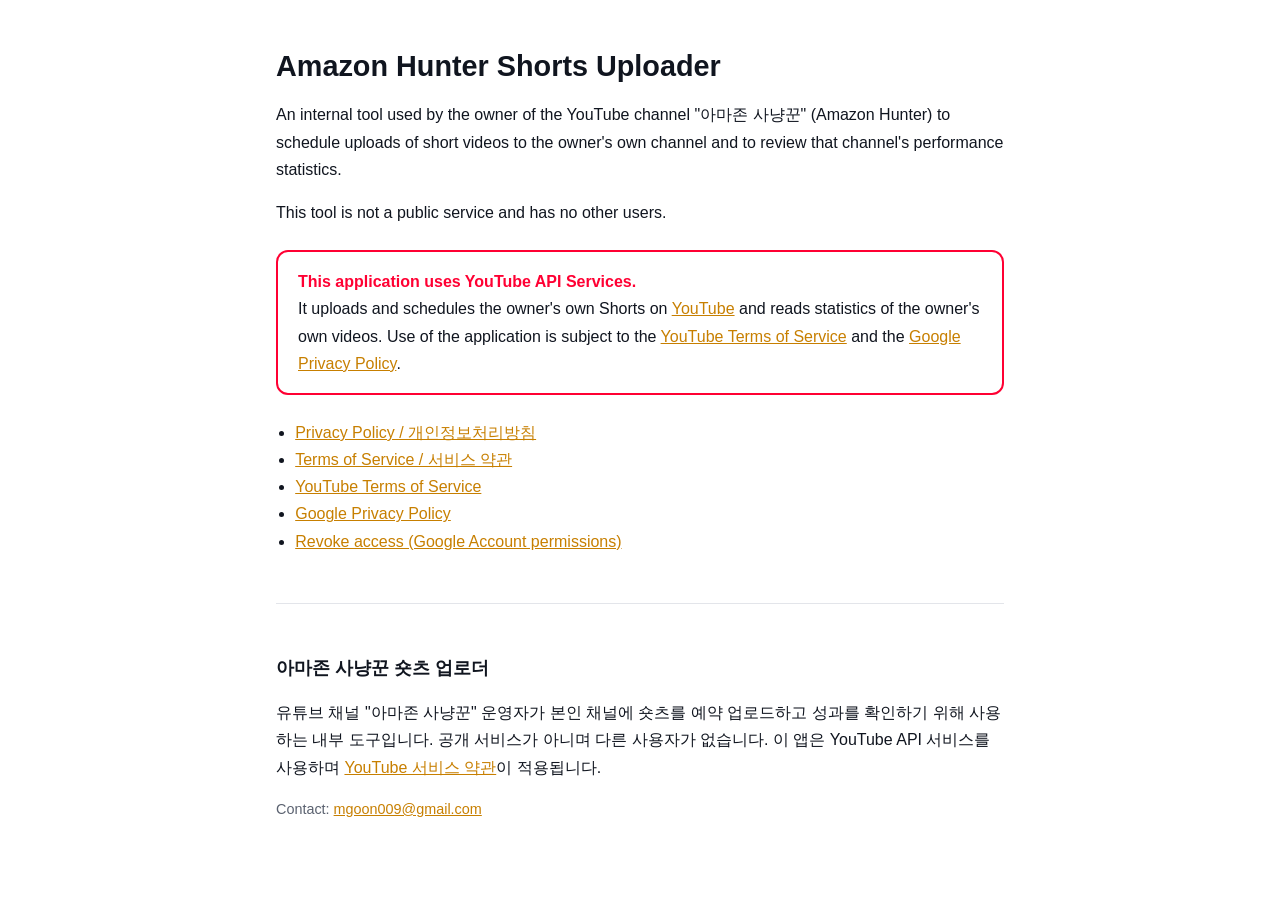
<file: index.html>
<!doctype html>
<html lang="en">
<head>
<meta charset="utf-8">
<meta name="viewport" content="width=device-width, initial-scale=1">
<title>Amazon Hunter Shorts Uploader</title>
<link rel="stylesheet" href="style.css">
</head>
<body>
<main>
<h1>Amazon Hunter Shorts Uploader</h1>
<p>An internal tool used by the owner of the YouTube channel "아마존 사냥꾼" (Amazon Hunter) to schedule uploads of short videos to the owner's own channel and to review that channel's performance statistics.</p>
<p>This tool is not a public service and has no other users.</p>

<div class="notice">
  <strong>This application uses YouTube API Services.</strong><br>
  It uploads and schedules the owner's own Shorts on <a href="https://www.youtube.com/">YouTube</a> and reads statistics of the owner's own videos.
  Use of the application is subject to the <a href="https://www.youtube.com/t/terms">YouTube Terms of Service</a>
  and the <a href="https://policies.google.com/privacy">Google Privacy Policy</a>.
</div>

<ul class="links">
  <li><a href="privacy.html">Privacy Policy / 개인정보처리방침</a></li>
  <li><a href="terms.html">Terms of Service / 서비스 약관</a></li>
  <li><a href="https://www.youtube.com/t/terms">YouTube Terms of Service</a></li>
  <li><a href="https://policies.google.com/privacy">Google Privacy Policy</a></li>
  <li><a href="https://myaccount.google.com/permissions">Revoke access (Google Account permissions)</a></li>
</ul>

<hr>

<section lang="ko">
<h2>아마존 사냥꾼 숏츠 업로더</h2>
<p>유튜브 채널 "아마존 사냥꾼" 운영자가 본인 채널에 숏츠를 예약 업로드하고 성과를 확인하기 위해 사용하는 내부 도구입니다. 공개 서비스가 아니며 다른 사용자가 없습니다. 이 앱은 YouTube API 서비스를 사용하며 <a href="https://www.youtube.com/t/terms">YouTube 서비스 약관</a>이 적용됩니다.</p>
</section>

<p class="meta">Contact: <a href="mailto:mgoon009@gmail.com">mgoon009@gmail.com</a></p>
</main>
</body>
</html>
</file>
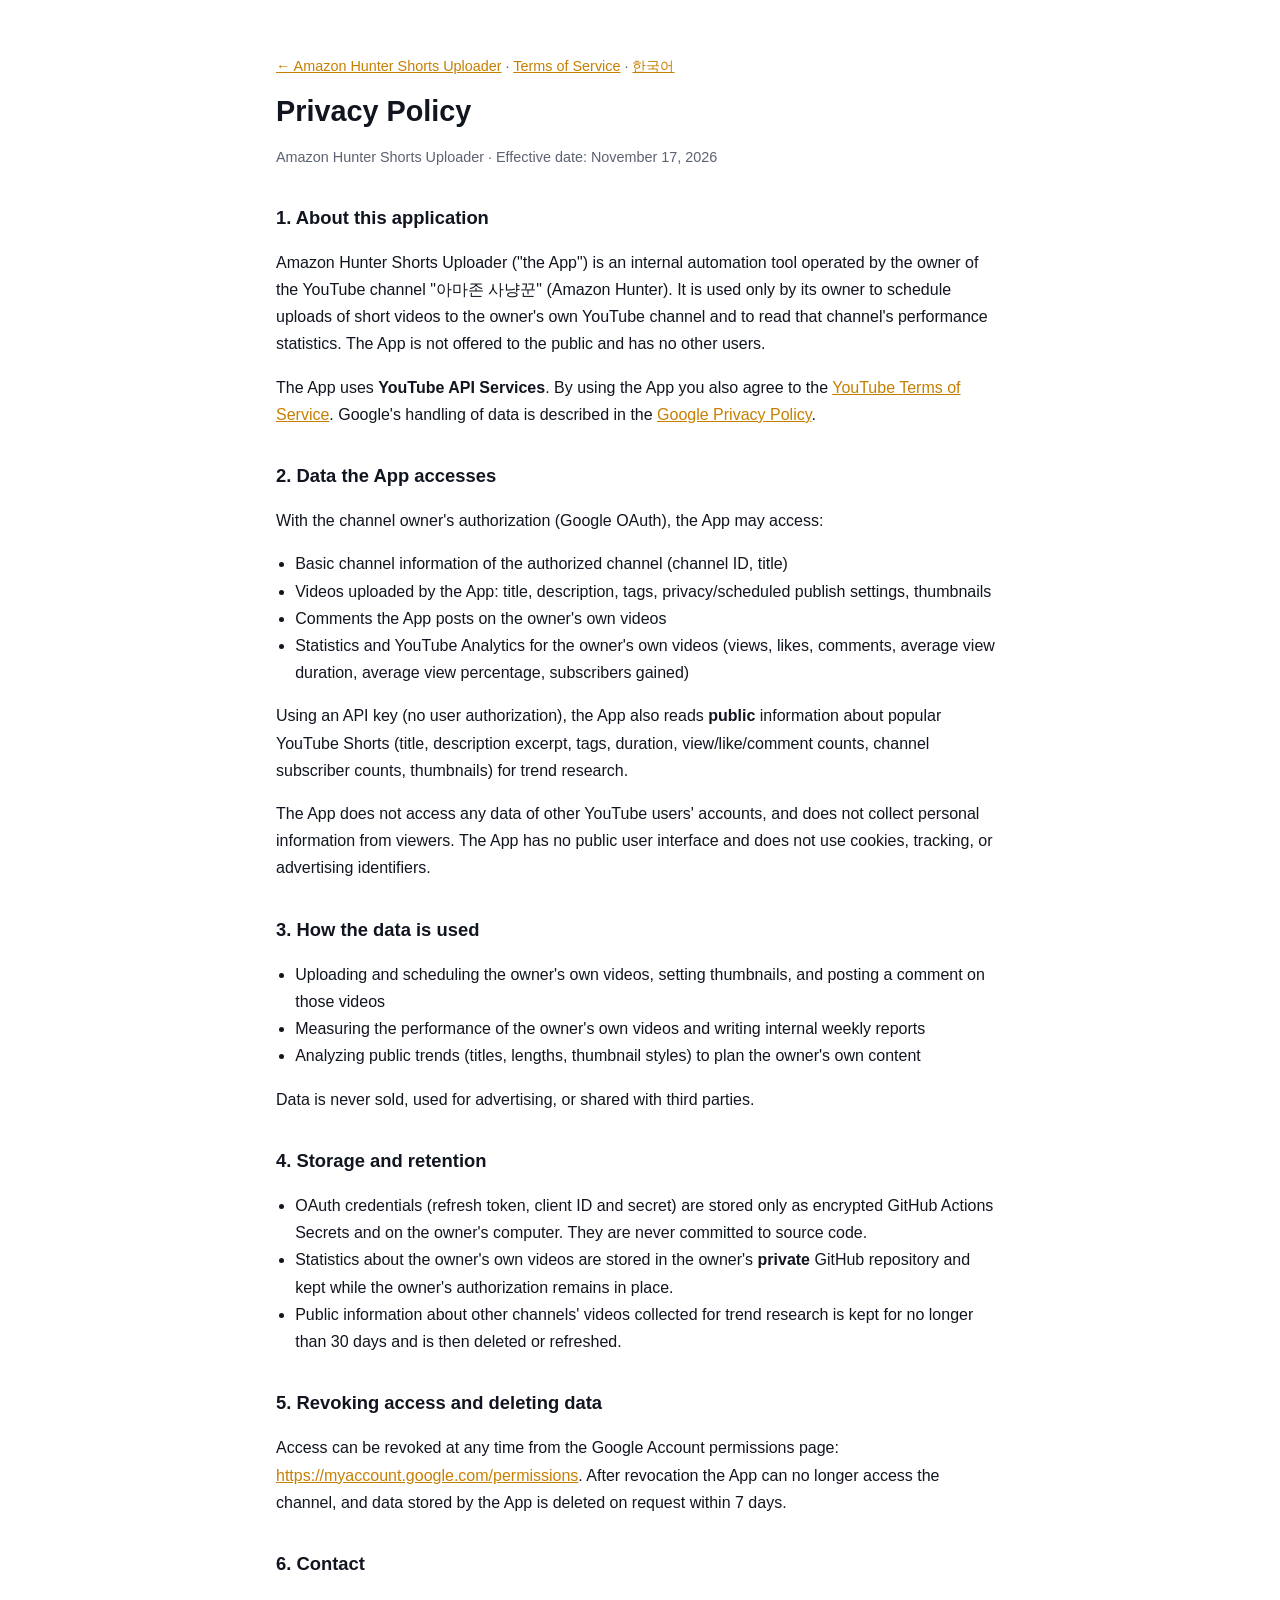
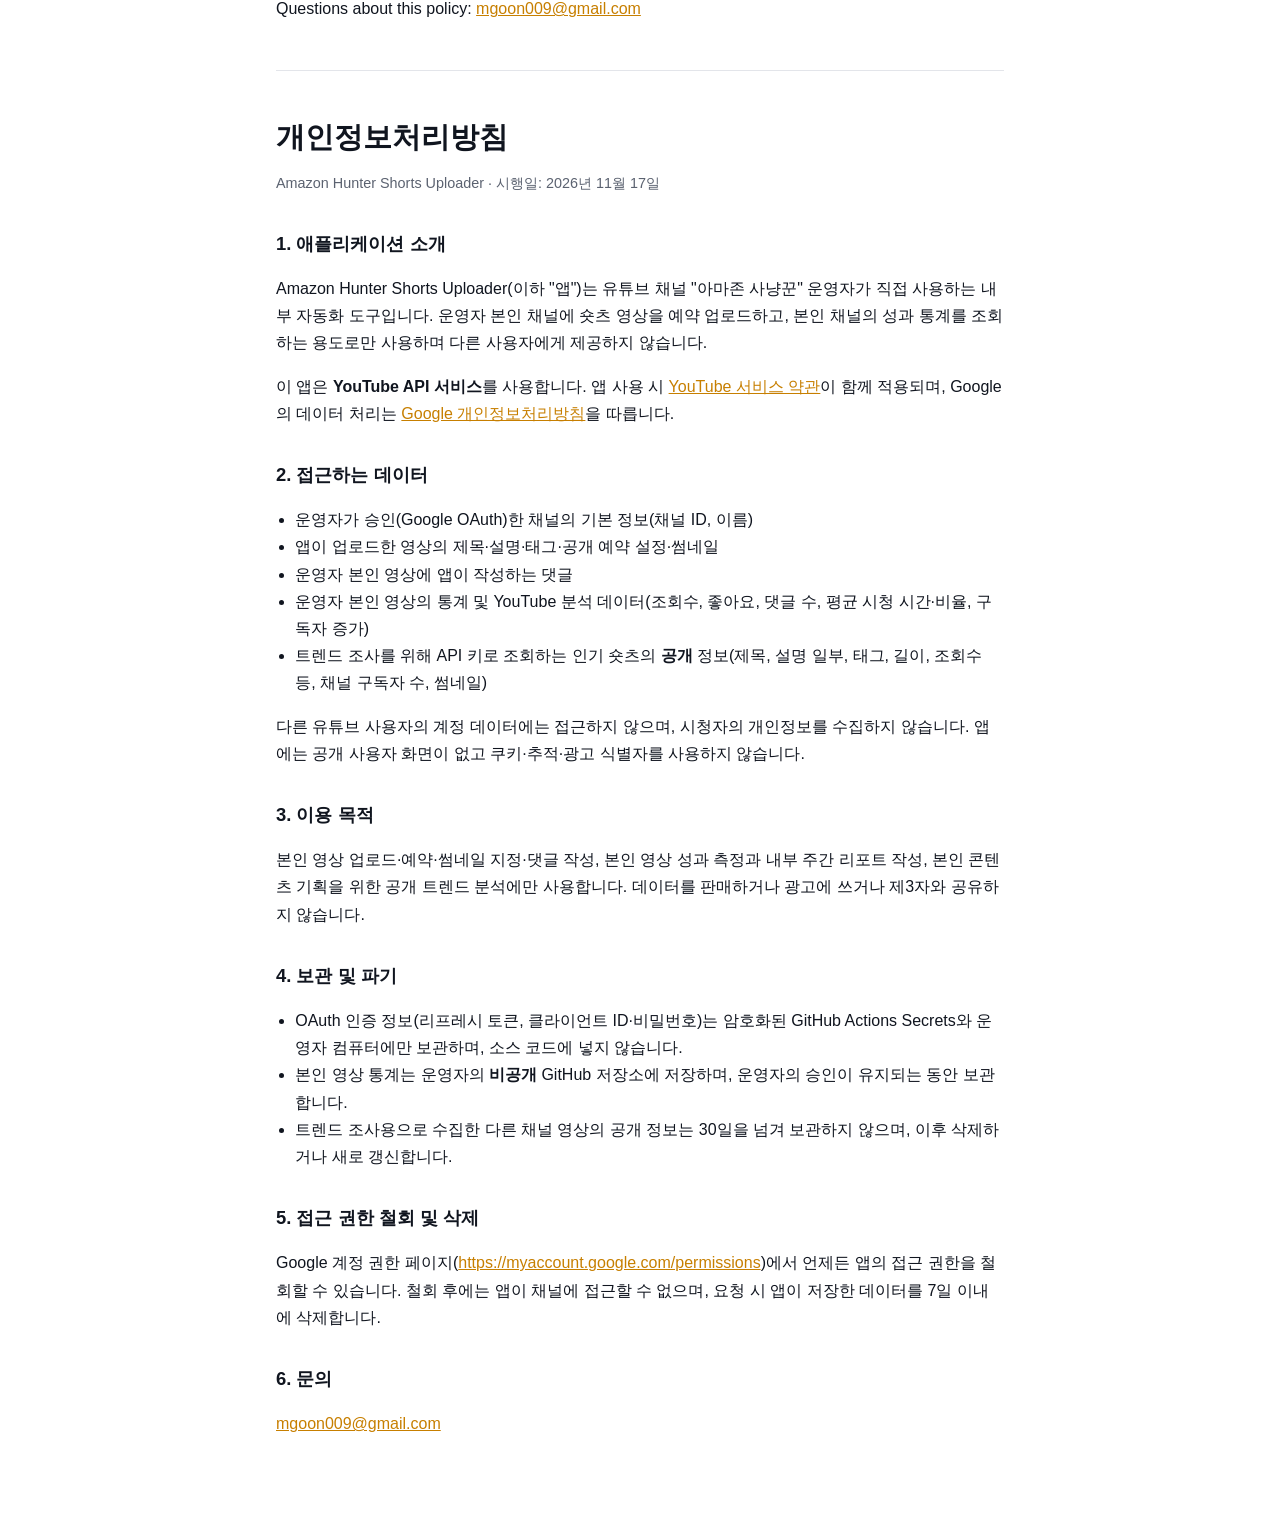
<file: privacy.html>
<!doctype html>
<html lang="en">
<head>
<meta charset="utf-8">
<meta name="viewport" content="width=device-width, initial-scale=1">
<title>Privacy Policy – Amazon Hunter Shorts Uploader</title>
<link rel="stylesheet" href="style.css">
</head>
<body>
<main>
<p class="nav"><a href="./">← Amazon Hunter Shorts Uploader</a> · <a href="terms.html">Terms of Service</a> · <a href="#ko">한국어</a></p>

<h1>Privacy Policy</h1>
<p class="meta">Amazon Hunter Shorts Uploader · Effective date: November 17, 2026</p>

<h2>1. About this application</h2>
<p>Amazon Hunter Shorts Uploader ("the App") is an internal automation tool operated by the owner of the YouTube channel "아마존 사냥꾼" (Amazon Hunter). It is used only by its owner to schedule uploads of short videos to the owner's own YouTube channel and to read that channel's performance statistics. The App is not offered to the public and has no other users.</p>
<p>The App uses <strong>YouTube API Services</strong>. By using the App you also agree to the <a href="https://www.youtube.com/t/terms">YouTube Terms of Service</a>. Google's handling of data is described in the <a href="https://policies.google.com/privacy">Google Privacy Policy</a>.</p>

<h2>2. Data the App accesses</h2>
<p>With the channel owner's authorization (Google OAuth), the App may access:</p>
<ul>
  <li>Basic channel information of the authorized channel (channel ID, title)</li>
  <li>Videos uploaded by the App: title, description, tags, privacy/scheduled publish settings, thumbnails</li>
  <li>Comments the App posts on the owner's own videos</li>
  <li>Statistics and YouTube Analytics for the owner's own videos (views, likes, comments, average view duration, average view percentage, subscribers gained)</li>
</ul>
<p>Using an API key (no user authorization), the App also reads <strong>public</strong> information about popular YouTube Shorts (title, description excerpt, tags, duration, view/like/comment counts, channel subscriber counts, thumbnails) for trend research.</p>
<p>The App does not access any data of other YouTube users' accounts, and does not collect personal information from viewers. The App has no public user interface and does not use cookies, tracking, or advertising identifiers.</p>

<h2>3. How the data is used</h2>
<ul>
  <li>Uploading and scheduling the owner's own videos, setting thumbnails, and posting a comment on those videos</li>
  <li>Measuring the performance of the owner's own videos and writing internal weekly reports</li>
  <li>Analyzing public trends (titles, lengths, thumbnail styles) to plan the owner's own content</li>
</ul>
<p>Data is never sold, used for advertising, or shared with third parties.</p>

<h2>4. Storage and retention</h2>
<ul>
  <li>OAuth credentials (refresh token, client ID and secret) are stored only as encrypted GitHub Actions Secrets and on the owner's computer. They are never committed to source code.</li>
  <li>Statistics about the owner's own videos are stored in the owner's <strong>private</strong> GitHub repository and kept while the owner's authorization remains in place.</li>
  <li>Public information about other channels' videos collected for trend research is kept for no longer than 30 days and is then deleted or refreshed.</li>
</ul>

<h2>5. Revoking access and deleting data</h2>
<p>Access can be revoked at any time from the Google Account permissions page: <a href="https://myaccount.google.com/permissions">https://myaccount.google.com/permissions</a>. After revocation the App can no longer access the channel, and data stored by the App is deleted on request within 7 days.</p>

<h2>6. Contact</h2>
<p>Questions about this policy: <a href="mailto:mgoon009@gmail.com">mgoon009@gmail.com</a></p>

<hr>

<section id="ko" lang="ko">
<h1>개인정보처리방침</h1>
<p class="meta">Amazon Hunter Shorts Uploader · 시행일: 2026년 11월 17일</p>

<h2>1. 애플리케이션 소개</h2>
<p>Amazon Hunter Shorts Uploader(이하 "앱")는 유튜브 채널 "아마존 사냥꾼" 운영자가 직접 사용하는 내부 자동화 도구입니다. 운영자 본인 채널에 숏츠 영상을 예약 업로드하고, 본인 채널의 성과 통계를 조회하는 용도로만 사용하며 다른 사용자에게 제공하지 않습니다.</p>
<p>이 앱은 <strong>YouTube API 서비스</strong>를 사용합니다. 앱 사용 시 <a href="https://www.youtube.com/t/terms">YouTube 서비스 약관</a>이 함께 적용되며, Google의 데이터 처리는 <a href="https://policies.google.com/privacy">Google 개인정보처리방침</a>을 따릅니다.</p>

<h2>2. 접근하는 데이터</h2>
<ul>
  <li>운영자가 승인(Google OAuth)한 채널의 기본 정보(채널 ID, 이름)</li>
  <li>앱이 업로드한 영상의 제목·설명·태그·공개 예약 설정·썸네일</li>
  <li>운영자 본인 영상에 앱이 작성하는 댓글</li>
  <li>운영자 본인 영상의 통계 및 YouTube 분석 데이터(조회수, 좋아요, 댓글 수, 평균 시청 시간·비율, 구독자 증가)</li>
  <li>트렌드 조사를 위해 API 키로 조회하는 인기 숏츠의 <strong>공개</strong> 정보(제목, 설명 일부, 태그, 길이, 조회수 등, 채널 구독자 수, 썸네일)</li>
</ul>
<p>다른 유튜브 사용자의 계정 데이터에는 접근하지 않으며, 시청자의 개인정보를 수집하지 않습니다. 앱에는 공개 사용자 화면이 없고 쿠키·추적·광고 식별자를 사용하지 않습니다.</p>

<h2>3. 이용 목적</h2>
<p>본인 영상 업로드·예약·썸네일 지정·댓글 작성, 본인 영상 성과 측정과 내부 주간 리포트 작성, 본인 콘텐츠 기획을 위한 공개 트렌드 분석에만 사용합니다. 데이터를 판매하거나 광고에 쓰거나 제3자와 공유하지 않습니다.</p>

<h2>4. 보관 및 파기</h2>
<ul>
  <li>OAuth 인증 정보(리프레시 토큰, 클라이언트 ID·비밀번호)는 암호화된 GitHub Actions Secrets와 운영자 컴퓨터에만 보관하며, 소스 코드에 넣지 않습니다.</li>
  <li>본인 영상 통계는 운영자의 <strong>비공개</strong> GitHub 저장소에 저장하며, 운영자의 승인이 유지되는 동안 보관합니다.</li>
  <li>트렌드 조사용으로 수집한 다른 채널 영상의 공개 정보는 30일을 넘겨 보관하지 않으며, 이후 삭제하거나 새로 갱신합니다.</li>
</ul>

<h2>5. 접근 권한 철회 및 삭제</h2>
<p>Google 계정 권한 페이지(<a href="https://myaccount.google.com/permissions">https://myaccount.google.com/permissions</a>)에서 언제든 앱의 접근 권한을 철회할 수 있습니다. 철회 후에는 앱이 채널에 접근할 수 없으며, 요청 시 앱이 저장한 데이터를 7일 이내에 삭제합니다.</p>

<h2>6. 문의</h2>
<p><a href="mailto:mgoon009@gmail.com">mgoon009@gmail.com</a></p>
</section>
</main>
</body>
</html>
</file>
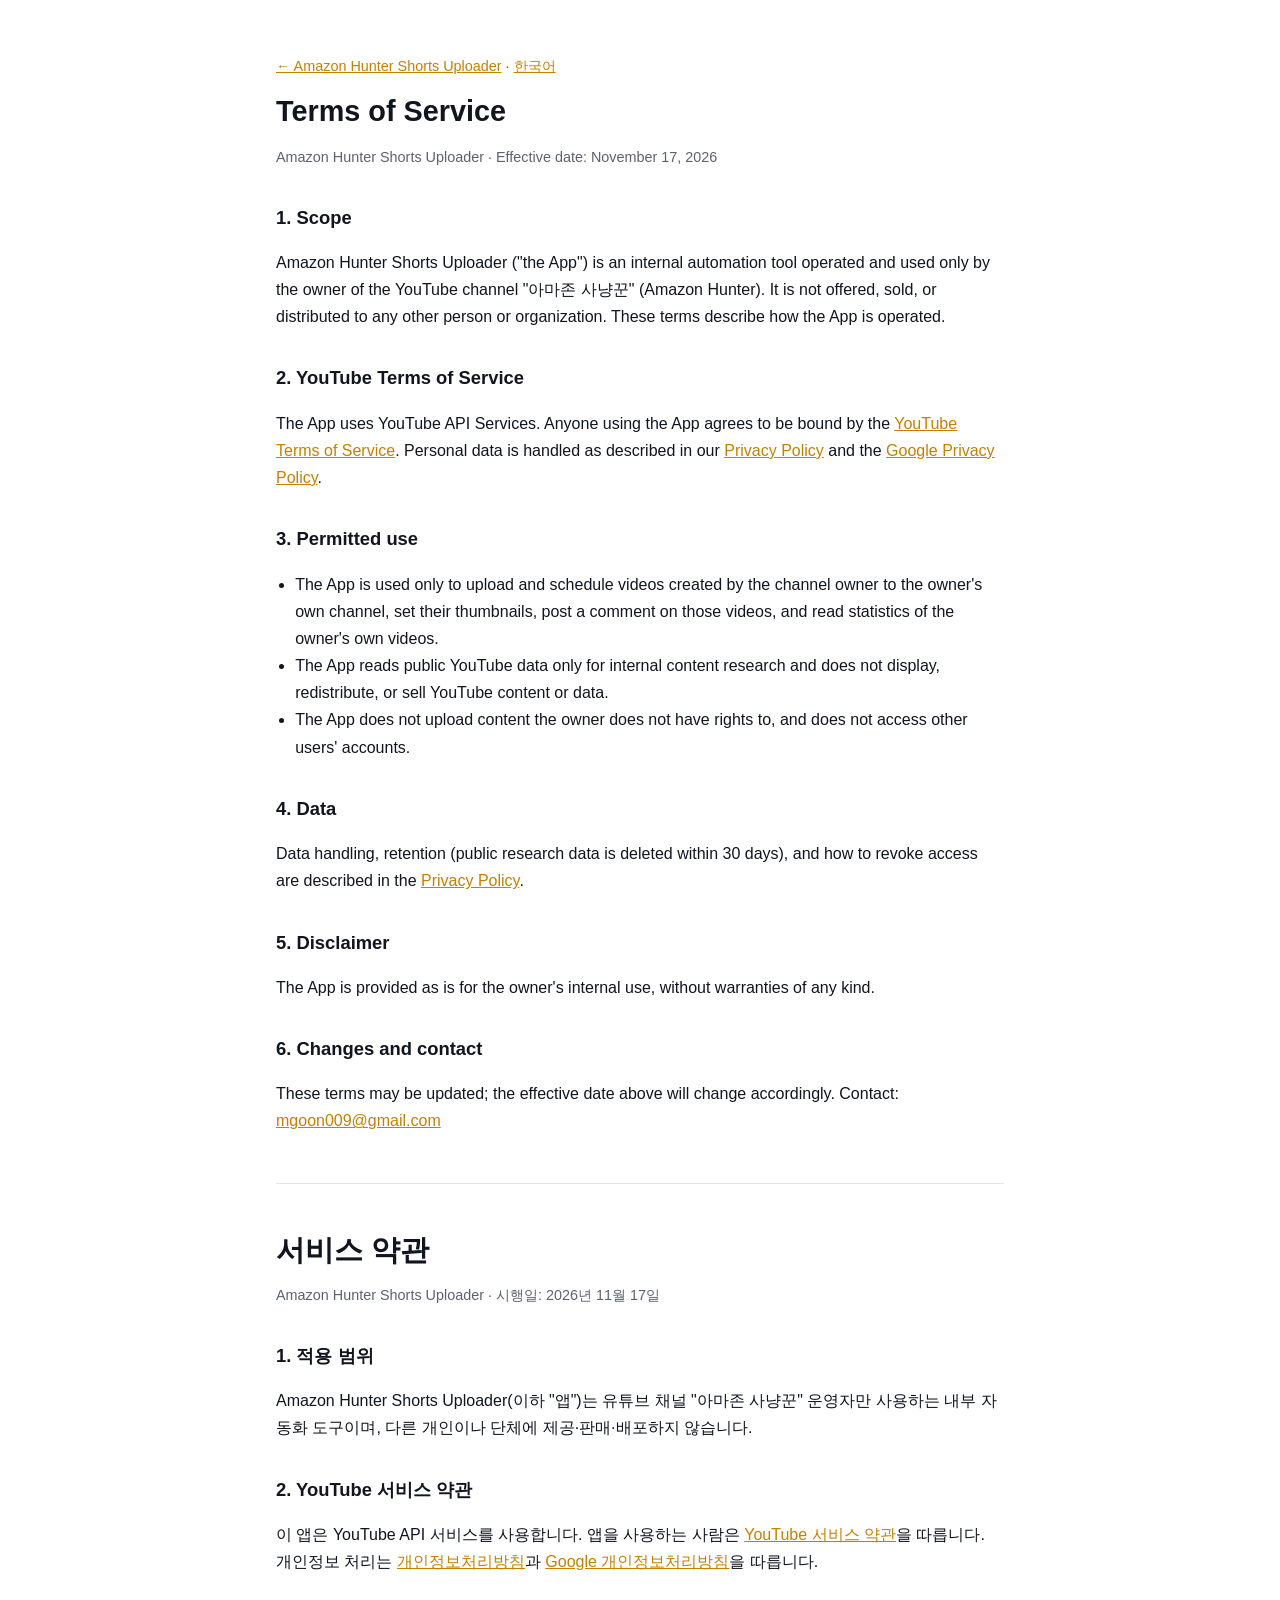
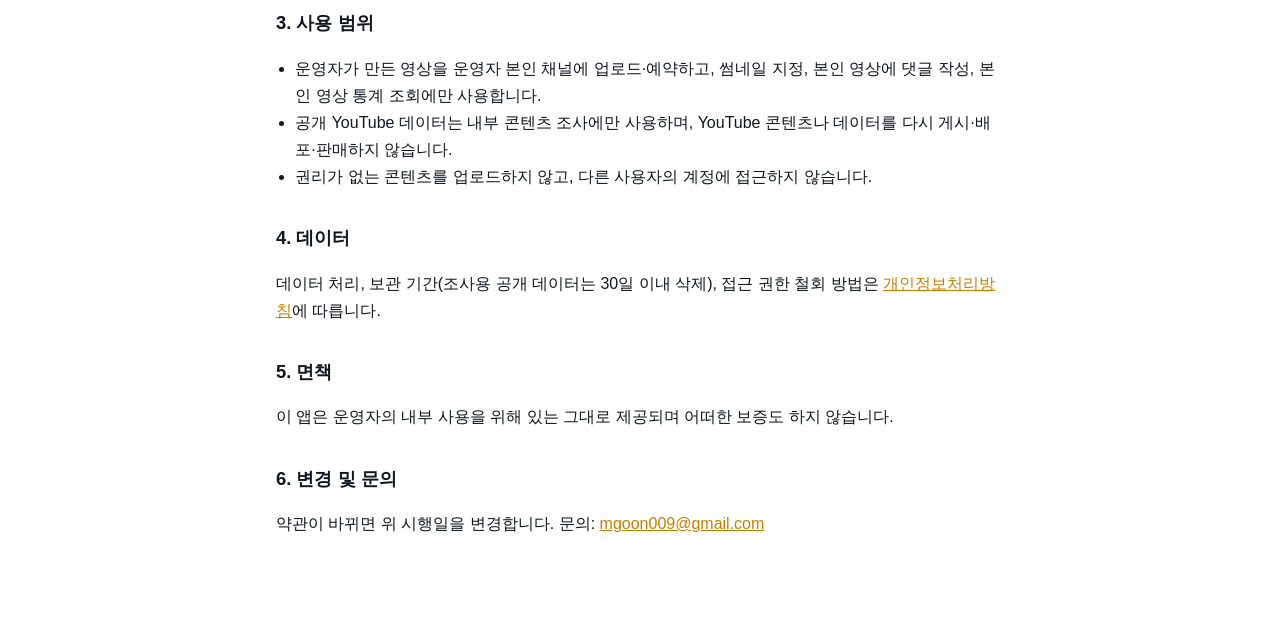
<file: terms.html>
<!doctype html>
<html lang="en">
<head>
<meta charset="utf-8">
<meta name="viewport" content="width=device-width, initial-scale=1">
<title>Terms of Service – Amazon Hunter Shorts Uploader</title>
<link rel="stylesheet" href="style.css">
</head>
<body>
<main>
<p class="nav"><a href="./">← Amazon Hunter Shorts Uploader</a> · <a href="#ko">한국어</a></p>

<h1>Terms of Service</h1>
<p class="meta">Amazon Hunter Shorts Uploader · Effective date: November 17, 2026</p>

<h2>1. Scope</h2>
<p>Amazon Hunter Shorts Uploader ("the App") is an internal automation tool operated and used only by the owner of the YouTube channel "아마존 사냥꾼" (Amazon Hunter). It is not offered, sold, or distributed to any other person or organization. These terms describe how the App is operated.</p>

<h2>2. YouTube Terms of Service</h2>
<p>The App uses YouTube API Services. Anyone using the App agrees to be bound by the <a href="https://www.youtube.com/t/terms">YouTube Terms of Service</a>. Personal data is handled as described in our <a href="privacy.html">Privacy Policy</a> and the <a href="https://policies.google.com/privacy">Google Privacy Policy</a>.</p>

<h2>3. Permitted use</h2>
<ul>
  <li>The App is used only to upload and schedule videos created by the channel owner to the owner's own channel, set their thumbnails, post a comment on those videos, and read statistics of the owner's own videos.</li>
  <li>The App reads public YouTube data only for internal content research and does not display, redistribute, or sell YouTube content or data.</li>
  <li>The App does not upload content the owner does not have rights to, and does not access other users' accounts.</li>
</ul>

<h2>4. Data</h2>
<p>Data handling, retention (public research data is deleted within 30 days), and how to revoke access are described in the <a href="privacy.html">Privacy Policy</a>.</p>

<h2>5. Disclaimer</h2>
<p>The App is provided as is for the owner's internal use, without warranties of any kind.</p>

<h2>6. Changes and contact</h2>
<p>These terms may be updated; the effective date above will change accordingly. Contact: <a href="mailto:mgoon009@gmail.com">mgoon009@gmail.com</a></p>

<hr>

<section id="ko" lang="ko">
<h1>서비스 약관</h1>
<p class="meta">Amazon Hunter Shorts Uploader · 시행일: 2026년 11월 17일</p>

<h2>1. 적용 범위</h2>
<p>Amazon Hunter Shorts Uploader(이하 "앱")는 유튜브 채널 "아마존 사냥꾼" 운영자만 사용하는 내부 자동화 도구이며, 다른 개인이나 단체에 제공·판매·배포하지 않습니다.</p>

<h2>2. YouTube 서비스 약관</h2>
<p>이 앱은 YouTube API 서비스를 사용합니다. 앱을 사용하는 사람은 <a href="https://www.youtube.com/t/terms">YouTube 서비스 약관</a>을 따릅니다. 개인정보 처리는 <a href="privacy.html">개인정보처리방침</a>과 <a href="https://policies.google.com/privacy">Google 개인정보처리방침</a>을 따릅니다.</p>

<h2>3. 사용 범위</h2>
<ul>
  <li>운영자가 만든 영상을 운영자 본인 채널에 업로드·예약하고, 썸네일 지정, 본인 영상에 댓글 작성, 본인 영상 통계 조회에만 사용합니다.</li>
  <li>공개 YouTube 데이터는 내부 콘텐츠 조사에만 사용하며, YouTube 콘텐츠나 데이터를 다시 게시·배포·판매하지 않습니다.</li>
  <li>권리가 없는 콘텐츠를 업로드하지 않고, 다른 사용자의 계정에 접근하지 않습니다.</li>
</ul>

<h2>4. 데이터</h2>
<p>데이터 처리, 보관 기간(조사용 공개 데이터는 30일 이내 삭제), 접근 권한 철회 방법은 <a href="privacy.html">개인정보처리방침</a>에 따릅니다.</p>

<h2>5. 면책</h2>
<p>이 앱은 운영자의 내부 사용을 위해 있는 그대로 제공되며 어떠한 보증도 하지 않습니다.</p>

<h2>6. 변경 및 문의</h2>
<p>약관이 바뀌면 위 시행일을 변경합니다. 문의: <a href="mailto:mgoon009@gmail.com">mgoon009@gmail.com</a></p>
</section>
</main>
</body>
</html>
</file>
<file: style.css>
:root { --bg: #ffffff; --fg: #10151f; --muted: #5b6270; --accent: #c77f00; --line: #e3e5ea; }
@media (prefers-color-scheme: dark) {
  :root { --bg: #10151f; --fg: #eef0f4; --muted: #a3a9b5; --accent: #f5a524; --line: #2a3140; }
}
* { box-sizing: border-box; }
body { margin: 0; background: var(--bg); color: var(--fg);
  font: 16px/1.7 -apple-system, "Segoe UI", "Apple SD Gothic Neo", "Malgun Gothic", sans-serif; }
main { max-width: 760px; margin: 0 auto; padding: 40px 16px 80px; }
h1 { font-size: 1.8rem; line-height: 1.3; margin: 0.5rem 0; }
h2 { font-size: 1.15rem; margin-top: 2rem; }
a { color: var(--accent); }
.meta, .nav { color: var(--muted); font-size: 0.9rem; }
hr { border: 0; border-top: 1px solid var(--line); margin: 3rem 0; }
ul { padding-left: 1.2rem; }
.notice { border: 2px solid #ff0033; border-radius: 12px; padding: 16px 20px; margin: 1.5rem 0; }
.notice strong { color: #ff0033; }
</file>
